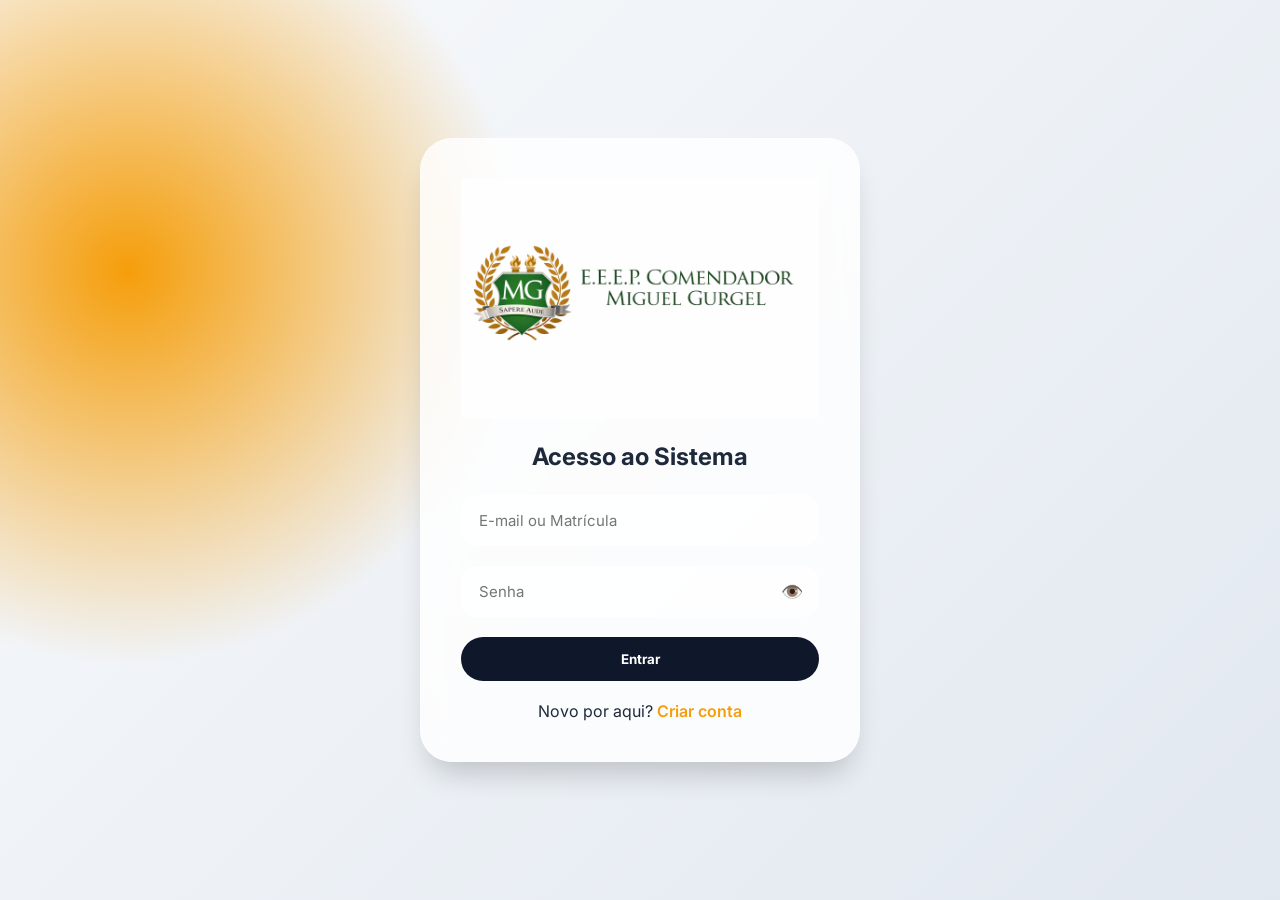
<file: index.html>
<!DOCTYPE html>
<html lang="pt-br">
<head>
    <meta charset="UTF-8">
    <meta name="viewport" content="width=device-width, initial-scale=1.0">
    <title>EEEP Comendador Miguel Gurgel | Sistema de Gestão Escolar</title>
    <link rel="preconnect" href="https://fonts.googleapis.com">
    <link rel="preconnect" href="https://fonts.gstatic.com" crossorigin>
    <link href="https://fonts.googleapis.com/css2?family=Inter:ital,opsz,wght@0,14..32,100..900;1,14..32,100..900&display=swap" rel="stylesheet">
    <link rel="stylesheet" href="estilos/style.css">
</head>
<body>
    <div id="toast-container"></div>

    <div id="auth-screen">
        <div class="auth-container">
            <div id="login-form">
                <img src="imagens/logo-horizontal.png" alt="EEEP Comendador Miguel Gurgel" class="school-logo-img" onerror="this.style.display='none'">
                <div class="school-logo-text" style="display: none;">EEEP Comendador Miguel Gurgel</div>
                <h2 style="margin-bottom:24px;">Acesso ao Sistema</h2>
                <div class="input-group">
                    <input type="text" id="login-email" placeholder="E-mail ou Matrícula">
                </div>
                <div class="input-group">
                    <input type="password" id="login-pass" placeholder="Senha">
                    <span class="password-toggle" onclick="togglePassword('login-pass')">👁️</span>
                </div>
                <button class="btn-auth" onclick="handleLogin()">Entrar</button>
                <p class="auth-link">Novo por aqui? <a href="#" onclick="toggleAuth('signup')">Criar conta</a></p>
            </div>

            <div id="signup-form" style="display: none;">
                <img src="imagens/logo-horizontal.png" alt="EEEP Comendador Miguel Gurgel" class="school-logo-img" onerror="this.style.display='none'">
                <div class="school-logo-text" style="display: none;">Cadastro</div>
                <div class="input-group">
                    <input type="text" id="reg-nome" placeholder="Nome Completo">
                </div>
                <div class="input-group">
                    <input type="text" id="reg-matricula" placeholder="Número da Matrícula">
                </div>
                <div class="input-group">
                    <select id="reg-cargo">
                        <option value="Professor">Professor(a)</option>
                        <option value="Coordenador">Coordenador(a)</option>
                    </select>
                </div>
                <div class="input-group">
                    <input type="email" id="reg-email" placeholder="E-mail Institucional">
                </div>
                <div class="input-group">
                    <input type="password" id="reg-pass" placeholder="Senha (mín. 6 dígitos)" oninput="checkPasswordStrength(this.value)">
                    <span class="password-toggle" onclick="togglePassword('reg-pass')">👁️</span>
                </div>
                <div class="password-strength">
                    <div id="strength-bar" class="strength-bar"></div>
                </div>
                <button class="btn-auth" onclick="handleSignup()" style="margin-top:16px;">Finalizar Cadastro</button>
                <p class="auth-link">Já tem conta? <a href="#" onclick="toggleAuth('login')">Fazer Login</a></p>
            </div>
        </div>
    </div>

    <header id="sys-header" style="display: none;">
        <div class="header-left">
            <img src="imagens/brasao.png" alt="Brasão" class="header-brasao" onerror="this.style.display='none'">
            <div class="header-brand">
                EEEP Comendador Miguel Gurgel
                <small>Sistema de Gestão Escolar</small>
            </div>
        </div>
        <div class="header-actions">
            <button class="dark-toggle" onclick="toggleDarkMode()" id="darkModeBtn">🌙</button>
            <div class="user-info">
                <span id="user-info"></span>
                <button class="btn-logout" onclick="logout()">Sair</button>
            </div>
        </div>
    </header>

    <main id="app-content" style="display: none;">
        <div id="main-menu" class="section active">
            <div class="welcome-box">
                <h1>Bem-vindo, servidor!</h1>
                <p style="opacity:0.7;">O que você deseja gerenciar hoje?</p>
            </div>
            <div class="menu-cards">
                <div class="card" onclick="showSection('reservas')">
                    <div class="card-icon">🏫</div>
                    <h3>Alocação de Laboratórios</h3>
                    <p>Controle de horários de Informática, Hardware e Multimídia.</p>
                </div>
                <div class="card" onclick="showSection('monitoria')">
                    <div class="card-icon">📋</div>
                    <h3>Escala de Monitoria</h3>
                    <p>Gestão de postos de apoio e alunos monitores.</p>
                </div>
            </div>
        </div>

        <section id="sec-reservas" class="section">
            <div class="module-header">
                <button class="btn-back" onclick="showSection('menu')">← Voltar ao Menu</button>
                <div class="lab-selector">
                    <button class="btn-lab active" onclick="changeLab('Lab Informática', this)">💻 Informática</button>
                    <button class="btn-lab" onclick="changeLab('Lab Hardware', this)">🛠️ Hardware</button>
                    <button class="btn-lab" onclick="changeLab('Lab Multimídia', this)">🎬 Multimídia</button>
                </div>
            </div>

            <div class="filter-bar">
                <select id="semanaSelect" onchange="renderTable()">
                    <option value="1">Semana 1</option><option value="2">Semana 2</option>
                    <option value="3">Semana 3</option><option value="4">Semana 4</option>
                </select>
                <select id="diaSelect" onchange="renderTable()">
                    <option value="Segunda">Segunda-feira</option><option value="Terça">Terça-feira</option>
                    <option value="Quarta">Quarta-feira</option><option value="Quinta">Quinta-feira</option>
                    <option value="Sexta">Sexta-feira</option>
                </select>
                <button onclick="copyPreviousWeek()">📋 Copiar da semana anterior</button>
                <button onclick="clearDay()">🧹 Limpar dia</button>
            </div>

            <div class="table-container">
                <table>
                    <thead>
                        <tr>
                            <th>Horário</th>
                            <th>Professor</th>
                            <th>Turma</th>
                            <th>Ação</th>
                        </tr>
                    </thead>
                    <tbody id="tableBody"></tbody>
                </table>
            </div>
        </section>

        <section id="sec-monitoria" class="section">
            <div class="module-header">
                <button class="btn-back" onclick="showSection('menu')">← Voltar ao Menu</button>
                <h2 style="color: var(--primary);">📋 Escala de Monitoria</h2>
            </div>
            <div class="table-container">
                <table>
                    <thead>
                        <tr>
                            <th>Posto</th>
                            <th>Aluno</th>
                            <th>Turma</th>
                            <th>Ação</th>
                        </tr>
                    </thead>
                    <tbody id="tableBodyMonitoria"></tbody>
                </table>
            </div>
        </section>
    </main>

    <script src="scripts/index.js"></script>
</body>
</html>
</file>
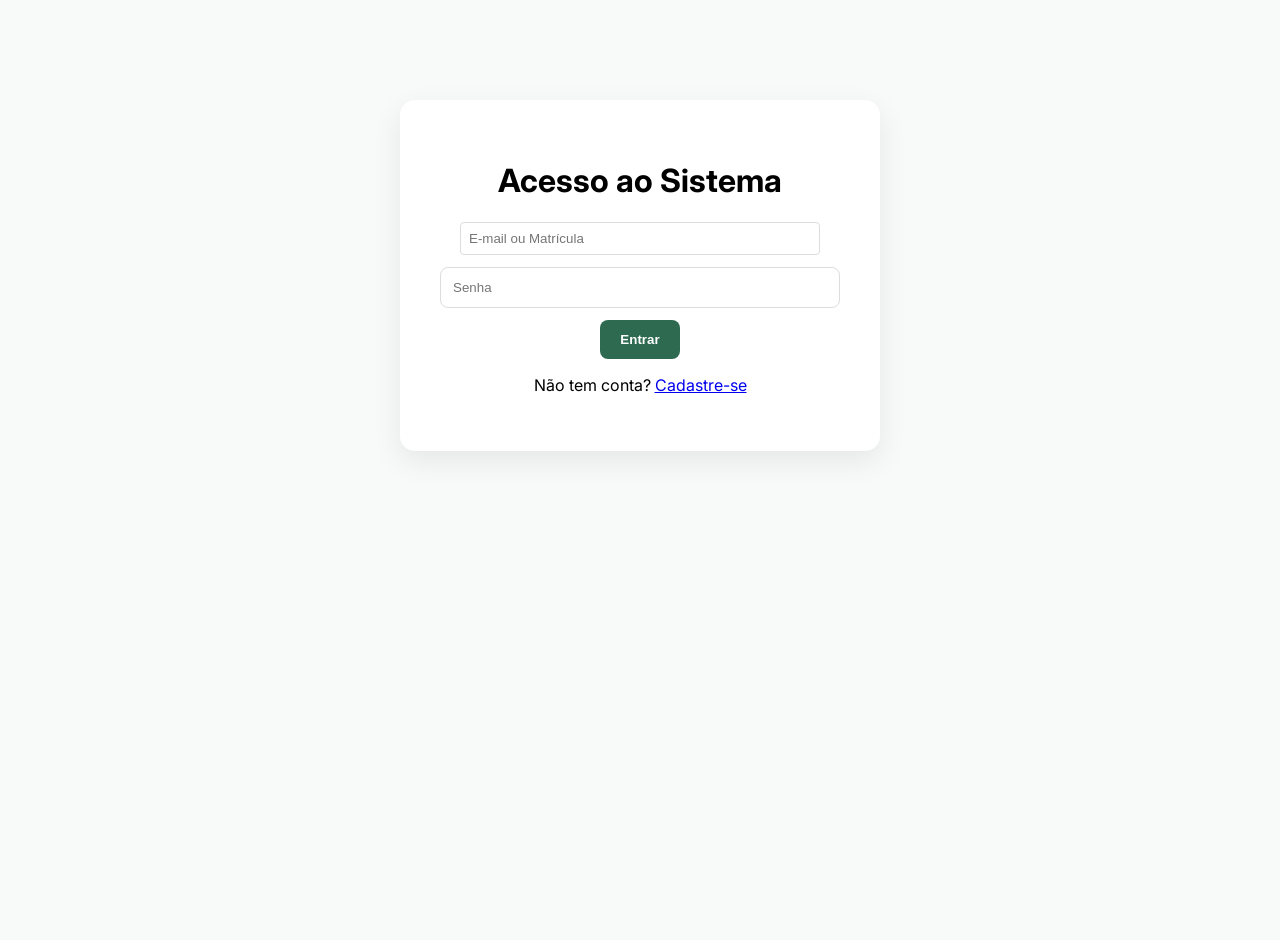
<file: scripts/index.html>
<!DOCTYPE html>
<html lang="pt-br">
<head>
    <meta charset="UTF-8">
    <meta name="viewport" content="width=device-width, initial-scale=1.0">
    <title>Sistema Gestão Escolar Integrado</title>
    <link rel="stylesheet" href="index.css">
</head>
<body>

    <div id="auth-screen" class="section active">
        <div class="auth-container">
            <div id="login-form">
                <h1>Acesso ao Sistema</h1>
                <input type="text" id="login-email" placeholder="E-mail ou Matrícula">
                <input type="password" id="login-pass" placeholder="Senha">
                <button class="btn-save" onclick="handleLogin()">Entrar</button>
                <p>Não tem conta? <a href="#" onclick="toggleAuth('signup')">Cadastre-se</a></p>
            </div>

            <div id="signup-form" style="display: none;">
                <h1>Cadastro de Usuário</h1>
                <input type="text" id="reg-nome" placeholder="Nome Completo">
                <input type="text" id="reg-matricula" placeholder="Matrícula/ID">
                <select id="reg-cargo">
                    <option value="Professor">Professor(a)</option>
                    <option value="Coordenador">Coordenador(a)</option>
                </select>
                <input type="email" id="reg-email" placeholder="E-mail Institucional">
                <input type="password" id="reg-pass" placeholder="Criar Senha (mín. 6 dígitos)">
                <button class="btn-save" onclick="handleSignup()">Finalizar Cadastro</button>
                <p>Já tem conta? <a href="#" onclick="toggleAuth('login')">Faça Login</a></p>
            </div>
        </div>
    </div>

    <div id="app-content" style="display: none;">
        
        <div id="main-menu" class="section">
            <div class="hero">
                <h1 id="welcome-user">Bem-vindo!</h1>
                <p>Selecione o sistema que deseja acessar:</p>
                <div class="menu-cards">
                    <div class="card" onclick="showSection('reservas')">
                        <div class="icon">🏫</div>
                        <h2>Reserva de Laboratórios</h2>
                        <p>Agendamento semanal para professores</p>
                    </div>
                    <div class="card" onclick="showSection('monitoria')">
                        <div class="icon">📋</div>
                        <h2>Escala de Monitoria</h2>
                        <p>Controle de postos para coordenação</p>
                    </div>
                </div>
                <button class="btn-logout" onclick="logout()">Sair do Sistema</button>
            </div>
        </div>

        <section id="sec-reservas" class="section">
            <header>
                <button class="btn-back" onclick="showSection('menu')">← Voltar ao Menu</button>
                <h1>Reserva de Laboratórios</h1>
                <div class="lab-selector">
                    <button class="btn-lab" onclick="changeLab('Lab Informática')">Lab Informática</button>
                    <button class="btn-lab" onclick="changeLab('Lab Hardware')">Lab Hardware</button>
                    <button class="btn-lab" onclick="changeLab('Lab Multimídia')">Lab Multimídia</button>
                </div>
                <div class="date-selector">
                    <select id="semanaSelect" onchange="renderTable()">
                        <option value="Semana 1">Semana 1</option>
                        <option value="Semana 2">Semana 2</option>
                        <option value="Semana 3">Semana 3</option>
                        <option value="Semana 4">Semana 4</option>
                    </select>
                    <select id="diaSelect" onchange="renderTable()">
                        <option value="Segunda">Segunda-feira</option>
                        <option value="Terça">Terça-feira</option>
                        <option value="Quarta">Quarta-feira</option>
                        <option value="Quinta">Quinta-feira</option>
                        <option value="Sexta">Sexta-feira</option>
                    </select>
                </div>
                <h2 id="currentLabTitle">Lab Informática</h2>
            </header>
            <div class="table-container">
                <table>
                    <thead>
                        <tr><th>Horário</th><th>Professor</th><th>Turma</th><th>Ação</th></tr>
                    </thead>
                    <tbody id="tableBody"></tbody>
                </table>
            </div>
        </section>

        <section id="sec-monitoria" class="section">
            <header>
                <button class="btn-back" onclick="showSection('menu')">← Voltar ao Menu</button>
                <h1>Escala de Monitoria</h1>
                <div class="date-selector">
                    <select id="monSemanaSelect" onchange="renderMonitoria()">
                        <option value="1">Semana 1</option><option value="2">Semana 2</option>
                        <option value="3">Semana 3</option><option value="4">Semana 4</option>
                    </select>
                    <select id="monDiaSelect" onchange="renderMonitoria()">
                        <option value="Segunda">Segunda-feira</option><option value="Terça">Terça-feira</option>
                        <option value="Quarta">Quarta-feira</option><option value="Quinta">Quinta-feira</option>
                        <option value="Sexta">Sexta-feira</option>
                    </select>
                </div>
            </header>
            <div class="table-container">
                <table>
                    <thead>
                        <tr><th>Cargo / Posto</th><th>Nome do Aluno</th><th>Turma</th><th>Ação</th></tr>
                    </thead>
                    <tbody id="tableBodyMonitoria"></tbody>
                </table>
            </div>
        </section>
    </div>

    <script src="index.js"></script>
</body>
</html>
</file>
<file: estilos/style.css>
@import url('https://fonts.googleapis.com/css2?family=Inter:wght@400;500;600;700;800&display=swap');

/* ===== VARIÁVEIS E RESET ===== */
* { margin: 0; padding: 0; box-sizing: border-box; font-family: 'Inter', system-ui, -apple-system, sans-serif; }

:root {
    --bg-light: #f8fafc;
    --bg-dark: #0b1120;
    --card-light: rgba(255, 255, 255, 0.8);
    --card-dark: rgba(15, 23, 42, 0.9);
    --primary: #0f172a;      /* Azul escuro */
    --primary-light: #1e293b;
    --accent: #f59e0b;       /* Dourado */
    --accent-hover: #d97706;
    --border-light: #e2e8f0;
    --border-dark: #334155;
    --text-light: #1e293b;
    --text-dark: #f1f5f9;
    --success: #10b981;
    --error: #ef4444;
    --warning: #f59e0b;
    --shadow: 0 10px 25px -5px rgba(0, 0, 0, 0.1), 0 8px 10px -6px rgba(0, 0, 0, 0.02);
    --shadow-lg: 0 20px 30px -10px rgba(0, 0, 0, 0.2);
    --transition: all 0.2s cubic-bezier(0.4, 0, 0.2, 1);
}

body { background: var(--bg-light); color: var(--text-light); min-height: 100vh; transition: background-color 0.3s, color 0.3s; }
body.dark { --bg-light: var(--bg-dark); --card-light: var(--card-dark); --border-light: var(--border-dark); --text-light: var(--text-dark); }

/* ===== COMPONENTES GLOBAIS ===== */
#toast-container { position: fixed; bottom: 24px; right: 24px; z-index: 9999; display: flex; flex-direction: column; gap: 12px; }
.toast { background: var(--primary); color: white; padding: 14px 20px; border-radius: 12px; font-weight: 500; box-shadow: var(--shadow-lg); display: flex; align-items: center; gap: 12px; min-width: 280px; max-width: 380px; animation: slideIn 0.3s ease, fadeOut 0.3s ease 2.7s forwards; border-left: 5px solid var(--accent); backdrop-filter: blur(4px); }
.toast.success { border-left-color: var(--success); }
.toast.error { border-left-color: var(--error); }
.toast.warning { border-left-color: var(--warning); }

@keyframes slideIn { from { transform: translateX(100%); opacity: 0; } to { transform: translateX(0); opacity: 1; } }
@keyframes fadeOut { to { opacity: 0; transform: translateX(20px); } }

/* ===== TELA DE AUTENTICAÇÃO ===== */
#auth-screen { display: flex; justify-content: center; align-items: center; min-height: 100vh; background: radial-gradient(circle at 10% 30%, var(--accent) 0%, transparent 30%), linear-gradient(135deg, var(--bg-light) 0%, #e2e8f0 100%); padding: 16px; }
.auth-container { background: var(--card-light); backdrop-filter: blur(12px); padding: 40px; border-radius: 32px; width: 100%; max-width: 440px; box-shadow: var(--shadow-lg); border: 1px solid rgba(255, 255, 255, 0.3); text-align: center; }
.school-logo-img { max-width: 100%; height: auto; margin-bottom: 20px; }
.school-logo-text { font-size: 32px; font-weight: 800; background: linear-gradient(135deg, var(--primary) 0%, var(--accent) 100%); -webkit-background-clip: text; background-clip: text; -webkit-text-fill-color: transparent; margin-bottom: 24px; }
.input-group { position: relative; margin-bottom: 20px; }
.input-group input, .input-group select { width: 100%; padding: 14px 16px; border: 2px solid transparent; border-radius: 16px; background: rgba(255, 255, 255, 0.7); font-size: 15px; transition: var(--transition); outline: none; }
.input-group input:focus, .input-group select:focus { border-color: var(--accent); background: white; box-shadow: 0 0 0 4px rgba(245, 158, 11, 0.2); }
.password-toggle { position: absolute; right: 16px; top: 50%; transform: translateY(-50%); cursor: pointer; color: var(--primary); font-size: 18px; }
.password-strength { height: 4px; background: #e2e8f0; border-radius: 4px; margin-top: 8px; overflow: hidden; }
.strength-bar { height: 100%; width: 0%; transition: width 0.3s; }
.strength-weak { background: var(--error); width: 33%; }
.strength-medium { background: var(--warning); width: 66%; }
.strength-strong { background: var(--success); width: 100%; }
.btn-auth { width: 100%; padding: 14px; border-radius: 40px; background: var(--primary); color: white; border: none; font-weight: 700; cursor: pointer; transition: var(--transition); }
.btn-auth:hover { background: var(--primary-light); transform: scale(1.02); }
.auth-link { text-align: center; margin-top: 20px; }
.auth-link a { color: var(--accent); text-decoration: none; font-weight: 600; }
.auth-link a:hover { text-decoration: underline; }

/* ===== CABEÇALHO DO SISTEMA ===== */
#sys-header { background: rgba(15, 23, 42, 0.95); color: white; padding: 12px 32px; display: flex; justify-content: space-between; align-items: center; box-shadow: var(--shadow); position: sticky; top: 0; z-index: 100; backdrop-filter: blur(8px); }
.header-left { display: flex; align-items: center; gap: 16px; }
.header-brasao { height: 48px; width: auto; filter: none; }
.header-brand { font-size: 20px; font-weight: 700; letter-spacing: -0.3px; line-height: 1.2; }
.header-brand small { font-size: 14px; font-weight: 400; opacity: 0.8; display: block; }
.header-actions { display: flex; align-items: center; gap: 24px; }
.dark-toggle { background: none; border: none; color: white; font-size: 22px; cursor: pointer; padding: 8px; border-radius: 50%; transition: var(--transition); }
.dark-toggle:hover { background: rgba(255, 255, 255, 0.1); }
.user-info { display: flex; align-items: center; gap: 16px; }
.btn-logout { background: rgba(255, 255, 255, 0.1); border: 1px solid rgba(255, 255, 255, 0.3); color: white; padding: 8px 16px; border-radius: 40px; cursor: pointer; transition: var(--transition); font-weight: 500; }
.btn-logout:hover { background: rgba(255, 255, 255, 0.2); transform: translateY(-2px); }

/* ===== CONTEÚDO PRINCIPAL ===== */
#app-content { max-width: 1400px; margin: 0 auto; padding: 24px; }
.section { display: none; animation: fadeIn 0.4s; }
.section.active { display: block; }
@keyframes fadeIn { from { opacity: 0; transform: translateY(10px); } to { opacity: 1; transform: translateY(0); } }

/* ===== CARDS DO MENU ===== */
.welcome-box { text-align: center; margin: 40px 0 20px; }
.welcome-box h1 { font-size: 36px; background: linear-gradient(135deg, var(--primary) 0%, var(--accent) 100%); -webkit-background-clip: text; background-clip: text; -webkit-text-fill-color: transparent; }
.menu-cards { display: grid; grid-template-columns: repeat(auto-fit, minmax(280px, 1fr)); gap: 30px; padding: 20px 0 60px; }
.card { background: var(--card-light); backdrop-filter: blur(10px); padding: 40px 24px; border-radius: 32px; cursor: pointer; text-align: center; border: 1px solid rgba(255, 255, 255, 0.4); box-shadow: var(--shadow); transition: var(--transition); }
.card:hover { transform: translateY(-8px) scale(1.02); box-shadow: var(--shadow-lg); border-color: var(--accent); }
.card-icon { font-size: 64px; margin-bottom: 20px; filter: drop-shadow(0 8px 12px rgba(0,0,0,0.1)); }

/* ===== MÓDULOS ===== */
.module-header { display: flex; flex-wrap: wrap; align-items: center; justify-content: space-between; gap: 20px; margin-bottom: 30px; }
.lab-selector { display: flex; gap: 8px; background: rgba(0,0,0,0.05); padding: 6px; border-radius: 40px; }
.btn-lab { border: none; padding: 10px 20px; border-radius: 40px; cursor: pointer; font-weight: 600; background: transparent; color: var(--text-light); transition: var(--transition); }
.btn-lab.active { background: var(--accent); color: white; box-shadow: 0 4px 10px rgba(245, 158, 11, 0.4); }
.filter-bar { display: flex; gap: 16px; flex-wrap: wrap; margin-bottom: 24px; }
.filter-bar select, .filter-bar button { padding: 12px 20px; border-radius: 40px; border: 1px solid var(--border-light); background: var(--card-light); backdrop-filter: blur(4px); font-size: 14px; cursor: pointer; transition: var(--transition); }
.filter-bar button { background: var(--primary); color: white; border: none; display: inline-flex; align-items: center; gap: 8px; }
.filter-bar button:hover { background: var(--primary-light); transform: scale(1.02); }
.btn-back { background: var(--primary); color: white; border: none; padding: 10px 24px; border-radius: 40px; cursor: pointer; font-weight: 500; transition: var(--transition); }
.btn-back:hover { background: var(--primary-light); transform: translateX(-4px); }
.btn-save { background: var(--success); color: white; border: none; padding: 12px; border-radius: 12px; font-weight: 600; cursor: pointer; width: 100%; transition: var(--transition); }
.btn-save:hover { filter: brightness(1.1); transform: translateY(-2px); }

/* ===== TABELAS ===== */
.table-container { background: var(--card-light); backdrop-filter: blur(8px); border-radius: 24px; border: 1px solid var(--border-light); overflow-x: auto; box-shadow: var(--shadow); }
table { width: 100%; border-collapse: collapse; min-width: 700px; }
th { background: rgba(0,0,0,0.02); padding: 18px 16px; text-align: left; font-size: 13px; text-transform: uppercase; letter-spacing: 0.5px; color: var(--primary); border-bottom: 2px solid var(--accent); }
td { padding: 12px 16px; border-bottom: 1px solid var(--border-light); }
td input, td select { width: 100%; padding: 10px 12px; border: 2px solid transparent; border-radius: 14px; background: rgba(255, 255, 255, 0.6); transition: var(--transition); font-size: 14px; }
td input:focus { border-color: var(--accent); background: white; outline: none; }
.lunch-break { background: rgba(245, 158, 11, 0.1); text-align: center; font-weight: 600; color: var(--accent); font-size: 14px; }

/* ===== DARK MODE AJUSTES ===== */
body.dark .card, body.dark .auth-container, body.dark .table-container, body.dark .filter-bar select { background: rgba(15, 23, 42, 0.8); border-color: #334155; }
body.dark td input { background: #1e293b; color: white; border-color: #334155; }
body.dark td input:focus { border-color: var(--accent); background: #0f172a; }
body.dark .header-brasao { filter: none; }

@media (max-width: 768px) {
    .module-header { flex-direction: column; align-items: flex-start; }
    .header-brand { font-size: 16px; }
    .header-brasao { height: 36px; }
}
</file>
<file: scripts/index.css>
@import url('https://fonts.googleapis.com/css2?family=Inter:wght@400;600;700&display=swap');

:root {
    --primary-green: #2d6a4f;
    --accent-green: #1b4332;
    --light-green: #d8f3dc;
    --bg: #f8faf9;
}

body { font-family: 'Inter', sans-serif; background: var(--bg); margin: 0; padding: 0; }

.section { display: none; padding: 20px; min-height: 100vh; animation: fadeIn 0.3s; }
.section.active { display: block; }
@keyframes fadeIn { from { opacity: 0; } to { opacity: 1; } }

/* Login / Cadastro */
.auth-container { max-width: 400px; margin: 80px auto; background: white; padding: 40px; border-radius: 15px; box-shadow: 0 10px 30px rgba(0,0,0,0.08); text-align: center; }
.auth-container input, .auth-container select { width: 100%; margin-bottom: 12px; padding: 12px; border: 1px solid #ddd; border-radius: 8px; box-sizing: border-box; }

/* Menu Principal */
.hero { text-align: center; padding: 40px 0; }
.menu-cards { display: flex; justify-content: center; gap: 20px; margin-top: 40px; flex-wrap: wrap; }
.card { background: white; padding: 30px; border-radius: 15px; width: 260px; box-shadow: 0 4px 15px rgba(0,0,0,0.05); cursor: pointer; transition: 0.3s; border: 2px solid transparent; }
.card:hover { transform: translateY(-5px); border-color: var(--primary-green); }

/* Interface Geral */
.btn-save { background: var(--primary-green); color: white; border: none; padding: 12px 20px; border-radius: 8px; cursor: pointer; font-weight: 600; }
.btn-back, .btn-logout { background: #666; color: white; border: none; padding: 8px 15px; border-radius: 50px; cursor: pointer; margin-bottom: 20px; }
.btn-logout { background: #c0392b; margin-top: 30px; }

.table-container { max-width: 900px; margin: 0 auto; background: white; border-radius: 10px; box-shadow: 0 4px 12px rgba(0,0,0,0.08); overflow: hidden; }
table { width: 100%; border-collapse: collapse; }
th { background: var(--primary-green); color: white; padding: 12px; }
td { padding: 10px; border-bottom: 1px solid #eee; text-align: center; }

input[type="text"] { width: 90%; padding: 8px; border: 1px solid #ddd; border-radius: 4px; outline: none; }
.lunch-break { background-color: #fff9db; }
.reserved-row { background-color: var(--light-green); }

.lab-selector, .date-selector { display: flex; justify-content: center; gap: 10px; margin-bottom: 15px; flex-wrap: wrap; }
.btn-lab, select { padding: 10px; border: 1px solid var(--primary-green); border-radius: 5px; background: white; color: var(--primary-green); font-weight: 600; cursor: pointer; }
</file>
